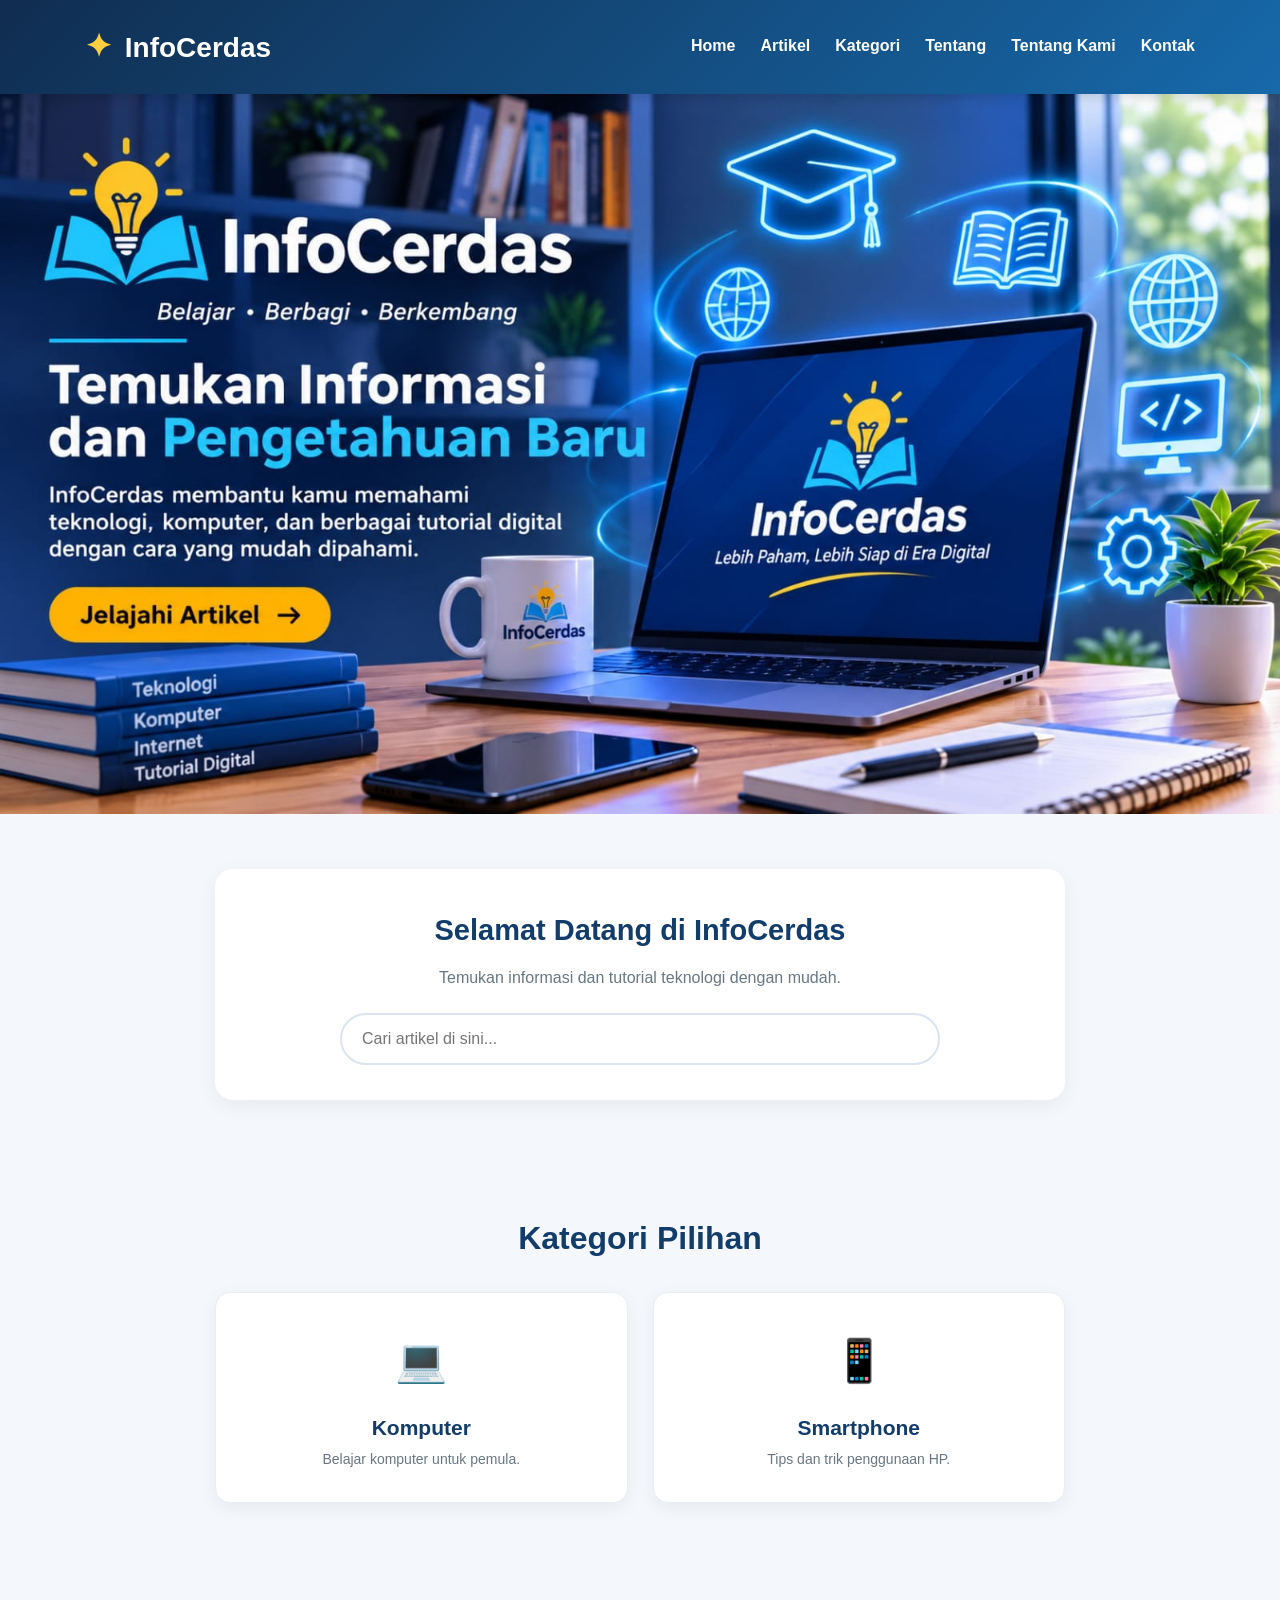
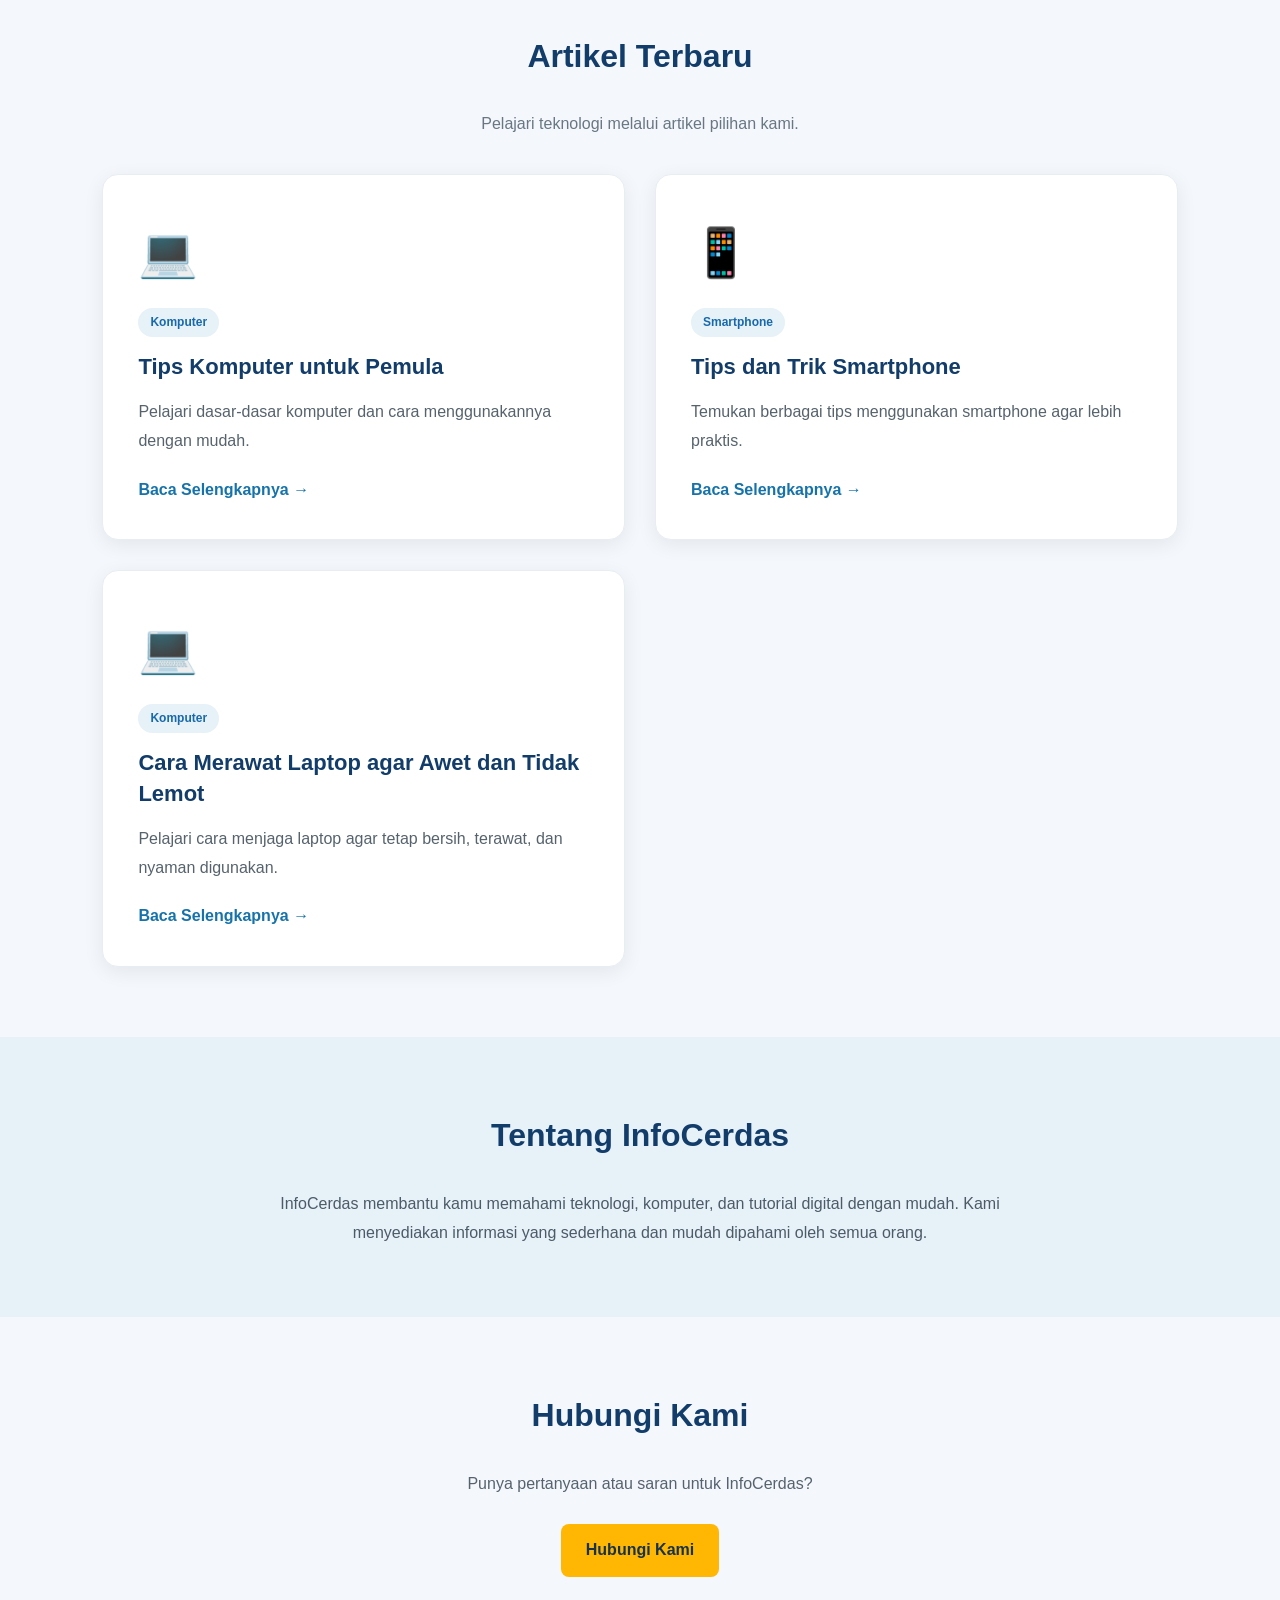
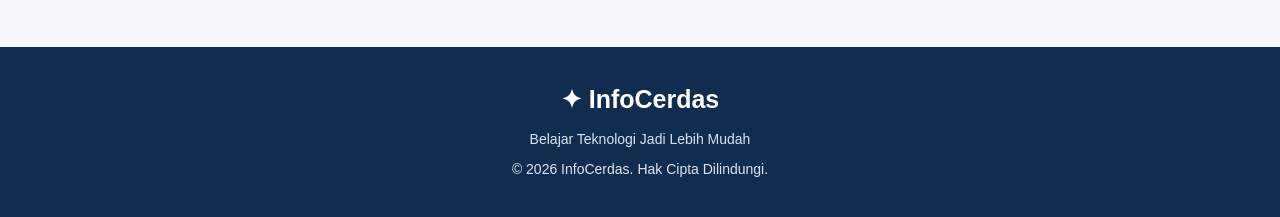
<file: index.html>
<!DOCTYPE html>
<html lang="id">
<head>
    <meta charset="UTF-8">
    <meta name="viewport" content="width=device-width, initial-scale=1.0">
    <meta name="description" content="InfoCerdas membantu kamu memahami teknologi, komputer, smartphone, dan tutorial digital dengan mudah.">

    <title>InfoCerdas - Belajar Teknologi</title>

    <link rel="stylesheet" href="style.css">
    <script src="script.js" defer></script>
</head>

<body>

    <header>
        <nav class="navbar">
            <h2 class="logo"><span class="logo-icon">✦</span> InfoCerdas</h2>

           <ul>
    <li><a href="#home">Home</a></li>
    <li><a href="#artikel">Artikel</a></li>
    <li><a href="#kategori">Kategori</a></li>
    <li><a href="#tentang">Tentang</a></li>
    <li><a href="tentang.html">Tentang Kami</a></li>
    <li><a href="#kontak">Kontak</a></li>
</ul>
        </nav>
    </header>

    <section id="home">
        <img src="images/infocerdas.jpg.jpeg" alt="InfoCerdas">
    </section>

    <section class="pencarian">
        <h2>Selamat Datang di InfoCerdas</h2>
        <p>Temukan informasi dan tutorial teknologi dengan mudah.</p>
        <input type="search" id="searchInput" placeholder="Cari artikel di sini...">
    </section>

    <section class="kategori" id="kategori">
        <h2>Kategori Pilihan</h2>

        <div class="kategori-container">
            <a href="#artikel" class="kategori-card">
                💻
                <h3>Komputer</h3>
                <p>Belajar komputer untuk pemula.</p>
            </a>

            <a href="#artikel" class="kategori-card">
                📱
                <h3>Smartphone</h3>
                <p>Tips dan trik penggunaan HP.</p>
            </a>
        </div>
    </section>

    <section class="artikel" id="artikel">
        <h2>Artikel Terbaru</h2>
        <p class="subtitle">Pelajari teknologi melalui artikel pilihan kami.</p>

        <div class="artikel-container">

            <div class="artikel-card">
                <div class="artikel-icon">💻</div>
                <span class="label-artikel">Komputer</span>
                <h3>Tips Komputer untuk Pemula</h3>
                <p>Pelajari dasar-dasar komputer dan cara menggunakannya dengan mudah.</p>
                <a href="artikel-komputer.html">Baca Selengkapnya →</a>
            </div>

            <div class="artikel-card">
                <div class="artikel-icon">📱</div>
                <span class="label-artikel">Smartphone</span>
                <h3>Tips dan Trik Smartphone</h3>
                <p>Temukan berbagai tips menggunakan smartphone agar lebih praktis.</p>
                <a href="artikel-smartphone.html">Baca Selengkapnya →</a>
            </div>

            <div class="artikel-card">
                <div class="artikel-icon">💻</div>
                <span class="label-artikel">Komputer</span>
                <h3>Cara Merawat Laptop agar Awet dan Tidak Lemot</h3>
                <p>Pelajari cara menjaga laptop agar tetap bersih, terawat, dan nyaman digunakan.</p>
                <a href="artikel-merawat-laptop.html">Baca Selengkapnya →</a>
            </div>

        </div>

        <p id="noResults" hidden>Artikel tidak ditemukan.</p>
    </section>

    <section class="tentang" id="tentang">
        <h2>Tentang InfoCerdas</h2>
        <p>
            InfoCerdas membantu kamu memahami teknologi,
            komputer, dan tutorial digital dengan mudah.
            Kami menyediakan informasi yang sederhana
            dan mudah dipahami oleh semua orang.
        </p>
    </section>

    <section class="kontak" id="kontak">
        <h2>Hubungi Kami</h2>
        <p>Punya pertanyaan atau saran untuk InfoCerdas?</p>
        <a href="mailto:infocerdas@example.com" class="btn">Hubungi Kami</a>
    </section>

    <footer>
        <h3>✦ InfoCerdas</h3>
        <p>Belajar Teknologi Jadi Lebih Mudah</p>
        <p>&copy; 2026 InfoCerdas. Hak Cipta Dilindungi.</p>
    </footer>

</body>
</html>
</file>
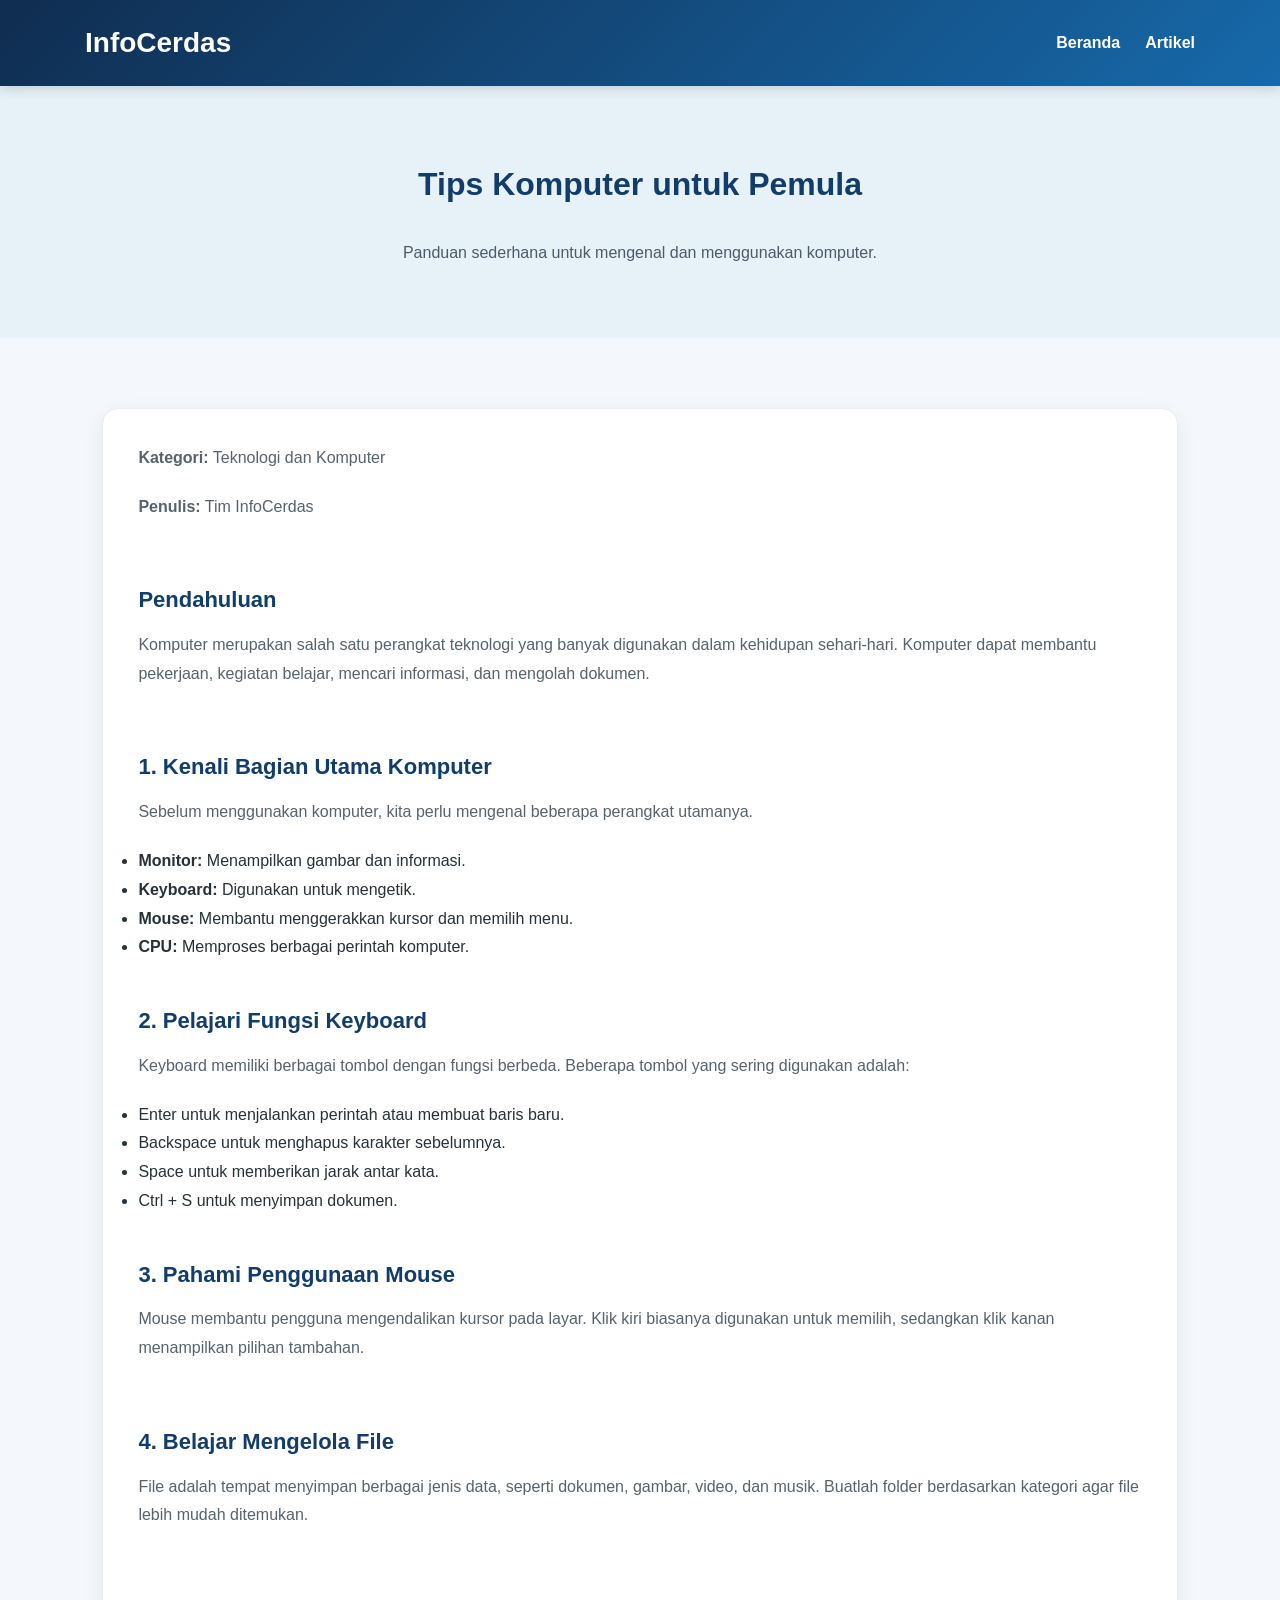
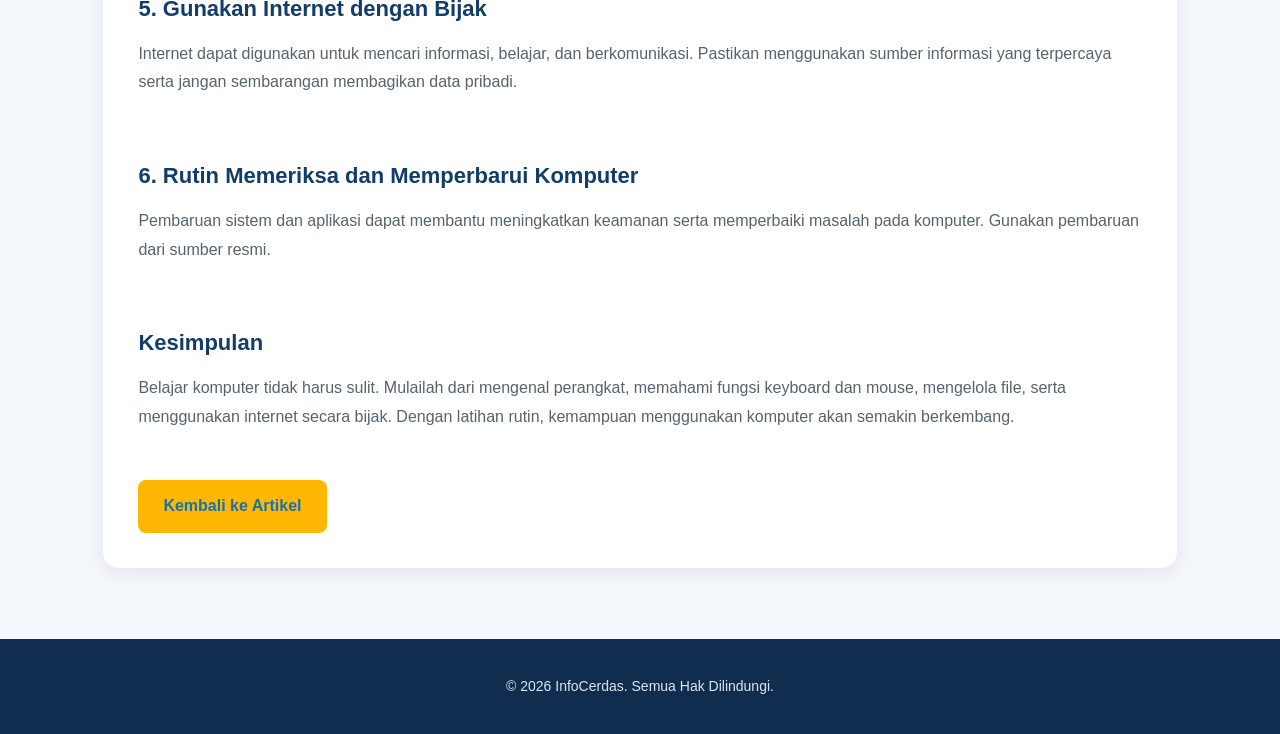
<file: artikel-komputer.html>
<!DOCTYPE html>
<html lang="id">
<head>
    <meta charset="UTF-8">
    <meta name="viewport" content="width=device-width, initial-scale=1.0">
    <meta name="description" content="Panduan lengkap belajar komputer untuk pemula, mulai dari mengenal perangkat hingga menggunakan internet.">
    <title>Tips Komputer untuk Pemula - InfoCerdas</title>
    <link rel="stylesheet" href="style.css">
</head>
<body>

<header>
    <nav class="navbar">
        <h2 class="logo">InfoCerdas</h2>
        <ul>
            <li><a href="index.html">Beranda</a></li>
            <li><a href="index.html#artikel">Artikel</a></li>
        </ul>
    </nav>
</header>

<section class="tentang">
    <h2>Tips Komputer untuk Pemula</h2>
    <p>Panduan sederhana untuk mengenal dan menggunakan komputer.</p>
</section>

<section class="artikel">
    <div class="artikel-card">

        <p><strong>Kategori:</strong> Teknologi dan Komputer</p>
        <p><strong>Penulis:</strong> Tim InfoCerdas</p>

        <br>

        <h3>Pendahuluan</h3>
        <p>Komputer merupakan salah satu perangkat teknologi yang banyak digunakan dalam kehidupan sehari-hari. Komputer dapat membantu pekerjaan, kegiatan belajar, mencari informasi, dan mengolah dokumen.</p>

        <br>

        <h3>1. Kenali Bagian Utama Komputer</h3>
        <p>Sebelum menggunakan komputer, kita perlu mengenal beberapa perangkat utamanya.</p>
        <ul>
            <li><strong>Monitor:</strong> Menampilkan gambar dan informasi.</li>
            <li><strong>Keyboard:</strong> Digunakan untuk mengetik.</li>
            <li><strong>Mouse:</strong> Membantu menggerakkan kursor dan memilih menu.</li>
            <li><strong>CPU:</strong> Memproses berbagai perintah komputer.</li>
        </ul>

        <br>

        <h3>2. Pelajari Fungsi Keyboard</h3>
        <p>Keyboard memiliki berbagai tombol dengan fungsi berbeda. Beberapa tombol yang sering digunakan adalah:</p>
        <ul>
            <li>Enter untuk menjalankan perintah atau membuat baris baru.</li>
            <li>Backspace untuk menghapus karakter sebelumnya.</li>
            <li>Space untuk memberikan jarak antar kata.</li>
            <li>Ctrl + S untuk menyimpan dokumen.</li>
        </ul>

        <br>

        <h3>3. Pahami Penggunaan Mouse</h3>
        <p>Mouse membantu pengguna mengendalikan kursor pada layar. Klik kiri biasanya digunakan untuk memilih, sedangkan klik kanan menampilkan pilihan tambahan.</p>

        <br>

        <h3>4. Belajar Mengelola File</h3>
        <p>File adalah tempat menyimpan berbagai jenis data, seperti dokumen, gambar, video, dan musik. Buatlah folder berdasarkan kategori agar file lebih mudah ditemukan.</p>

        <br>

        <h3>5. Gunakan Internet dengan Bijak</h3>
        <p>Internet dapat digunakan untuk mencari informasi, belajar, dan berkomunikasi. Pastikan menggunakan sumber informasi yang terpercaya serta jangan sembarangan membagikan data pribadi.</p>

        <br>

        <h3>6. Rutin Memeriksa dan Memperbarui Komputer</h3>
        <p>Pembaruan sistem dan aplikasi dapat membantu meningkatkan keamanan serta memperbaiki masalah pada komputer. Gunakan pembaruan dari sumber resmi.</p>

        <br>

        <h3>Kesimpulan</h3>
        <p>Belajar komputer tidak harus sulit. Mulailah dari mengenal perangkat, memahami fungsi keyboard dan mouse, mengelola file, serta menggunakan internet secara bijak. Dengan latihan rutin, kemampuan menggunakan komputer akan semakin berkembang.</p>

        <br>

        <a href="index.html#artikel" class="btn">
            Kembali ke Artikel
        </a>

    </div>
</section>

<footer>
    <p>&copy; 2026 InfoCerdas. Semua Hak Dilindungi.</p>
</footer>

</body>
</html>
</file>
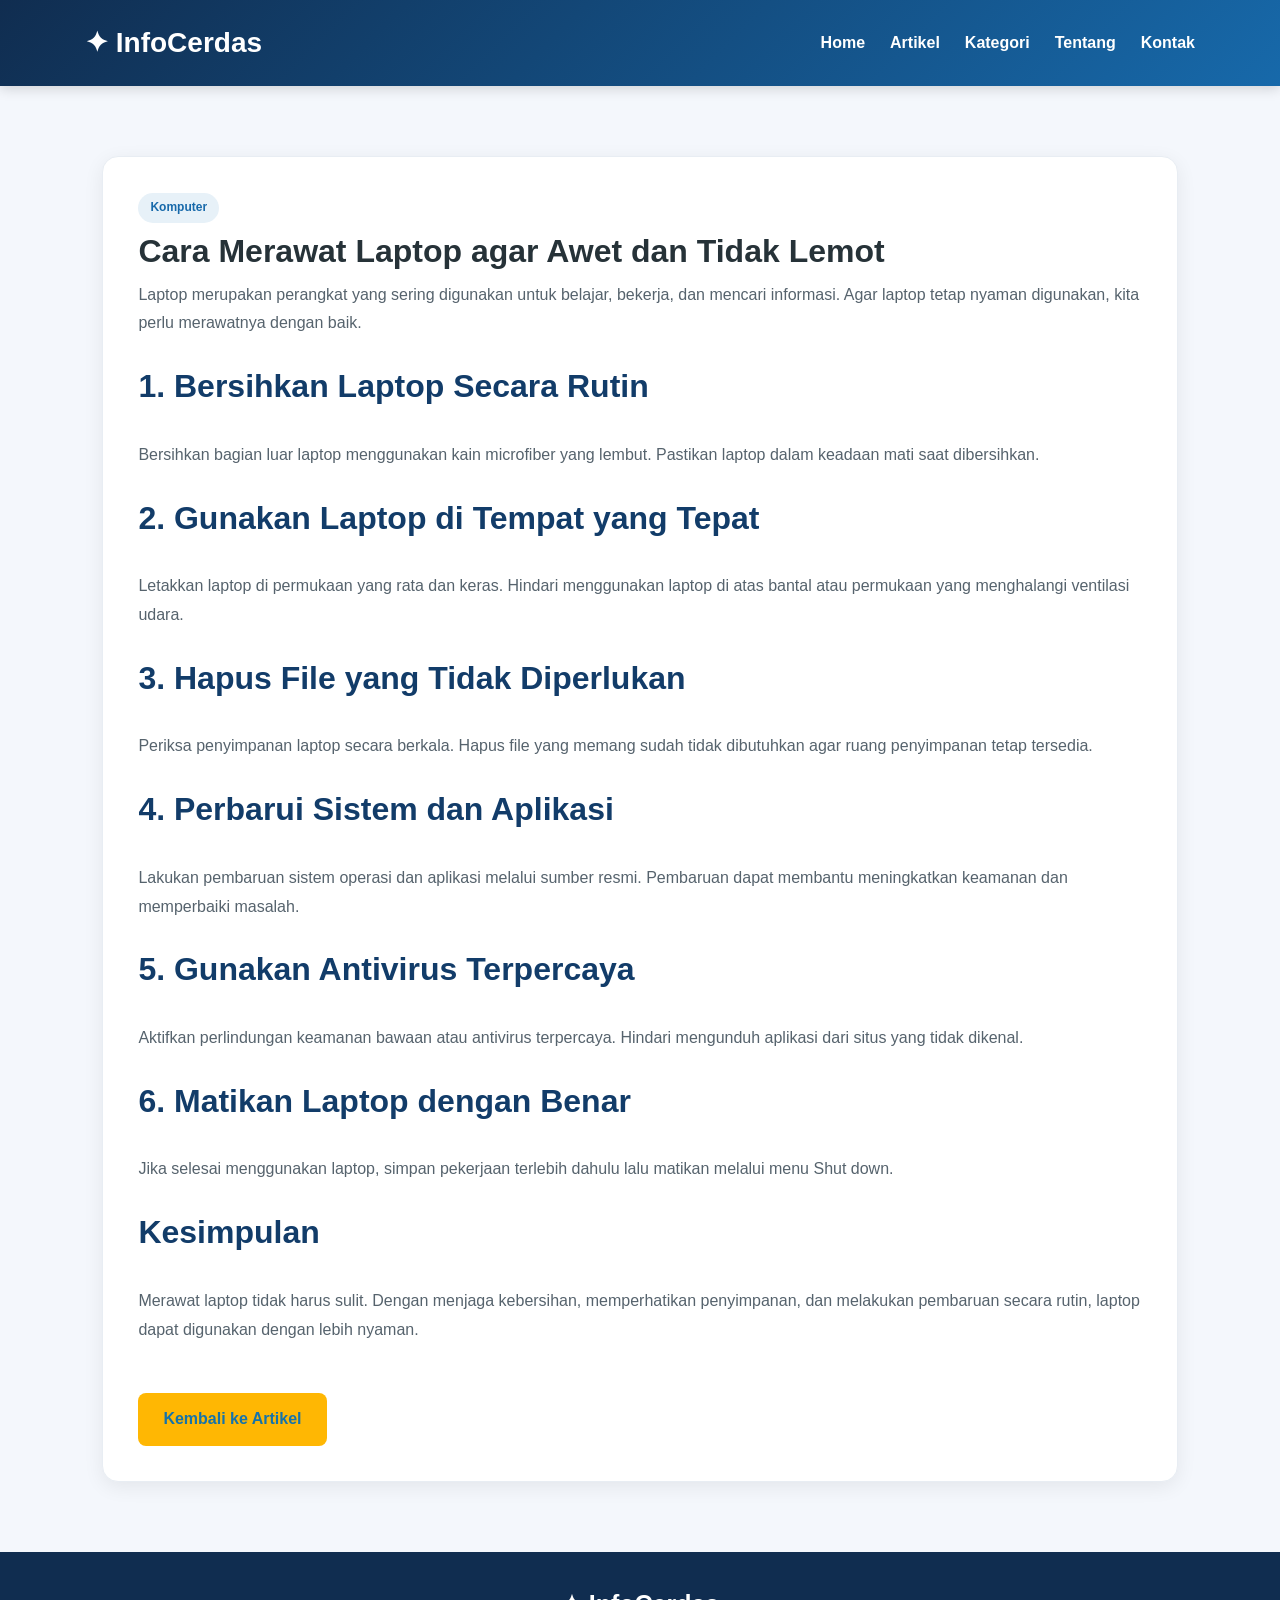
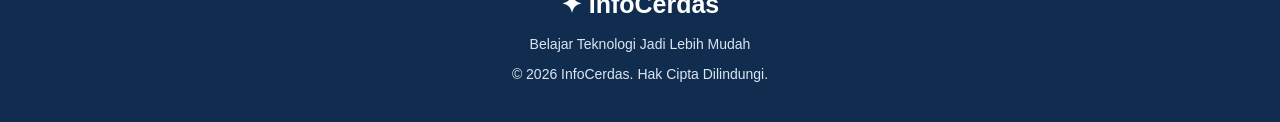
<file: artikel-merawat-laptop.html>
<!DOCTYPE html>
<html lang="id">
<head>
    <meta charset="UTF-8">
    <meta name="viewport" content="width=device-width, initial-scale=1.0">
    <meta name="description" content="Pelajari cara merawat laptop agar awet, bersih, dan tetap nyaman digunakan.">
    <title>Cara Merawat Laptop agar Awet dan Tidak Lemot - InfoCerdas</title>
    <link rel="stylesheet" href="style.css">
</head>
<body>

<header>
    <nav class="navbar">
        <h2 class="logo">✦ InfoCerdas</h2>
        <ul>
            <li><a href="index.html">Home</a></li>
            <li><a href="index.html#artikel">Artikel</a></li>
            <li><a href="index.html#kategori">Kategori</a></li>
            <li><a href="index.html#tentang">Tentang</a></li>
            <li><a href="index.html#kontak">Kontak</a></li>
        </ul>
    </nav>
</header>

<main class="artikel">
    <div class="artikel-card">

        <span class="label-artikel">Komputer</span>

        <h1>Cara Merawat Laptop agar Awet dan Tidak Lemot</h1>

        <p>Laptop merupakan perangkat yang sering digunakan untuk belajar, bekerja, dan mencari informasi. Agar laptop tetap nyaman digunakan, kita perlu merawatnya dengan baik.</p>

        <h2>1. Bersihkan Laptop Secara Rutin</h2>
        <p>Bersihkan bagian luar laptop menggunakan kain microfiber yang lembut. Pastikan laptop dalam keadaan mati saat dibersihkan.</p>

        <h2>2. Gunakan Laptop di Tempat yang Tepat</h2>
        <p>Letakkan laptop di permukaan yang rata dan keras. Hindari menggunakan laptop di atas bantal atau permukaan yang menghalangi ventilasi udara.</p>

        <h2>3. Hapus File yang Tidak Diperlukan</h2>
        <p>Periksa penyimpanan laptop secara berkala. Hapus file yang memang sudah tidak dibutuhkan agar ruang penyimpanan tetap tersedia.</p>

        <h2>4. Perbarui Sistem dan Aplikasi</h2>
        <p>Lakukan pembaruan sistem operasi dan aplikasi melalui sumber resmi. Pembaruan dapat membantu meningkatkan keamanan dan memperbaiki masalah.</p>

        <h2>5. Gunakan Antivirus Terpercaya</h2>
        <p>Aktifkan perlindungan keamanan bawaan atau antivirus terpercaya. Hindari mengunduh aplikasi dari situs yang tidak dikenal.</p>

        <h2>6. Matikan Laptop dengan Benar</h2>
        <p>Jika selesai menggunakan laptop, simpan pekerjaan terlebih dahulu lalu matikan melalui menu Shut down.</p>

        <h2>Kesimpulan</h2>
        <p>Merawat laptop tidak harus sulit. Dengan menjaga kebersihan, memperhatikan penyimpanan, dan melakukan pembaruan secara rutin, laptop dapat digunakan dengan lebih nyaman.</p>

        <br>

        <a href="index.html#artikel" class="btn">
            Kembali ke Artikel
        </a>

    </div>
</main>

<footer>
    <h3>✦ InfoCerdas</h3>
    <p>Belajar Teknologi Jadi Lebih Mudah</p>
    <p>&copy; 2026 InfoCerdas. Hak Cipta Dilindungi.</p>
</footer>

</body>
</html>
</file>
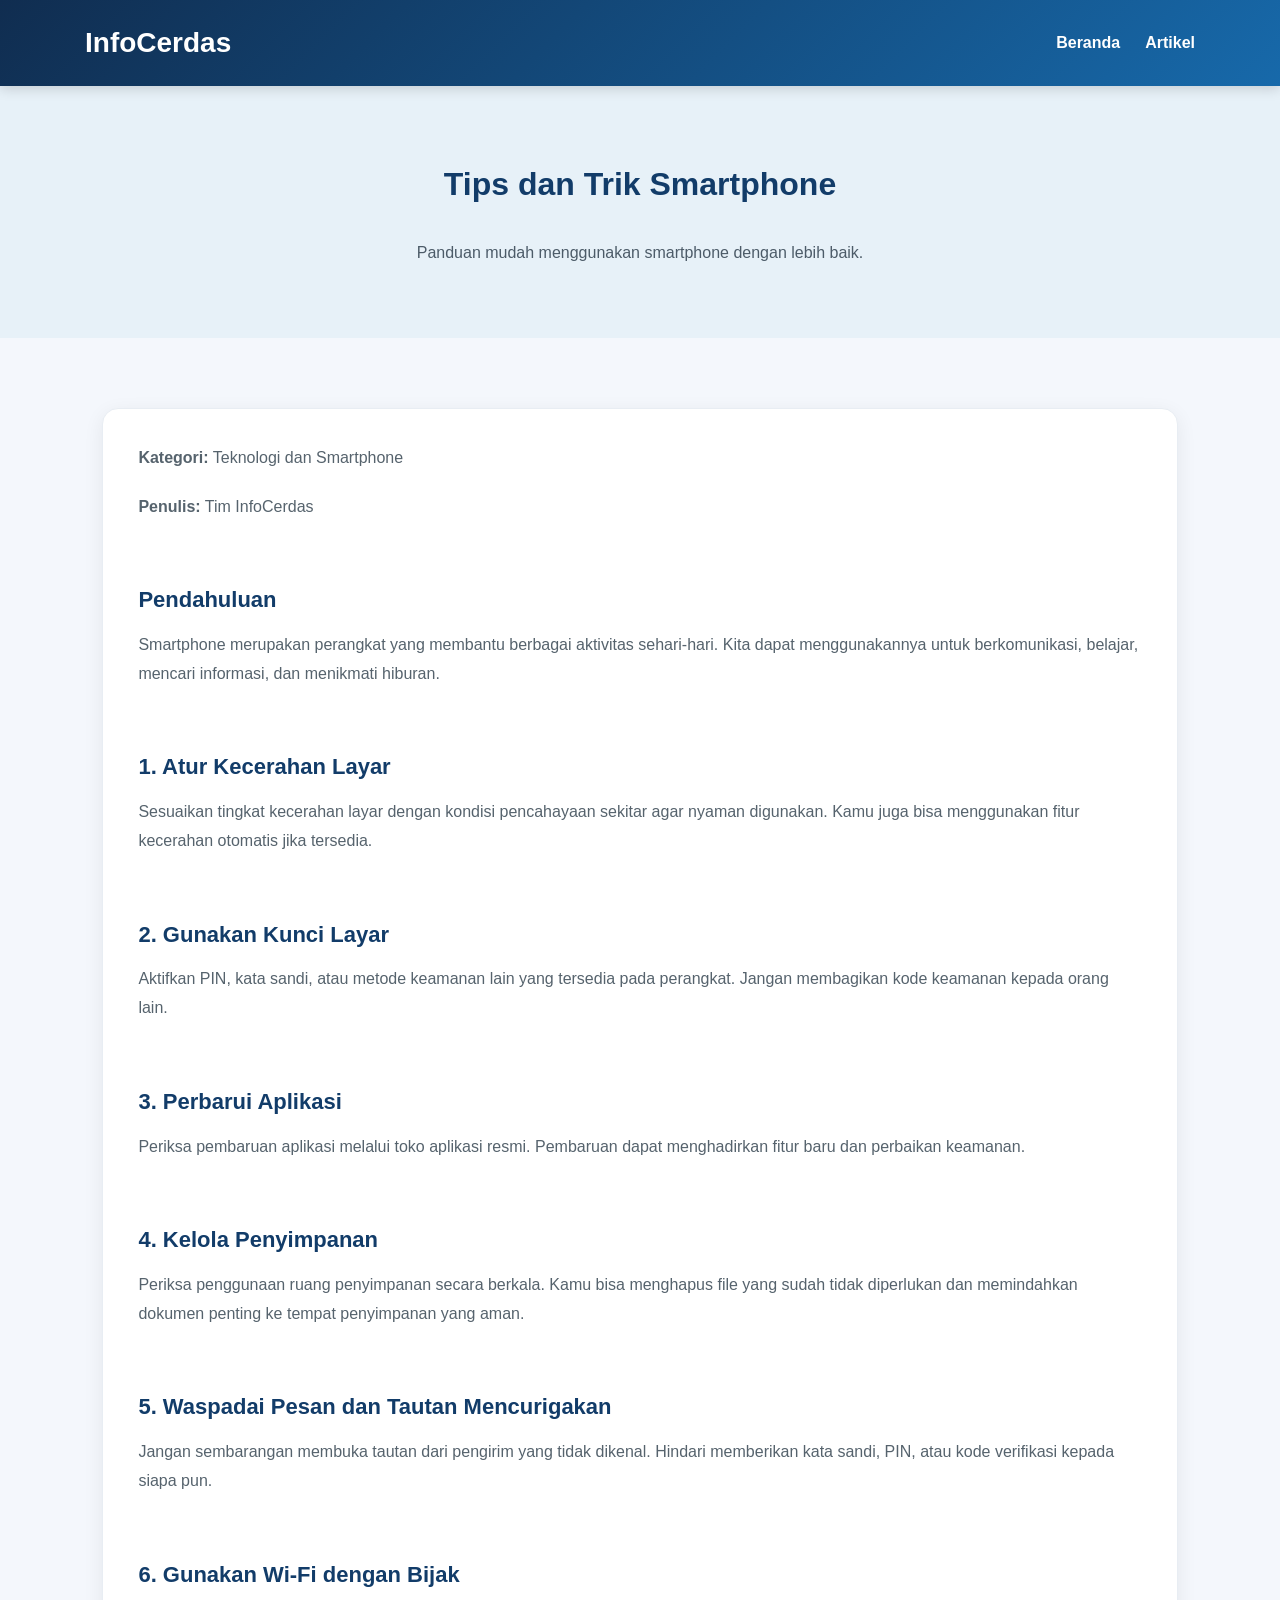
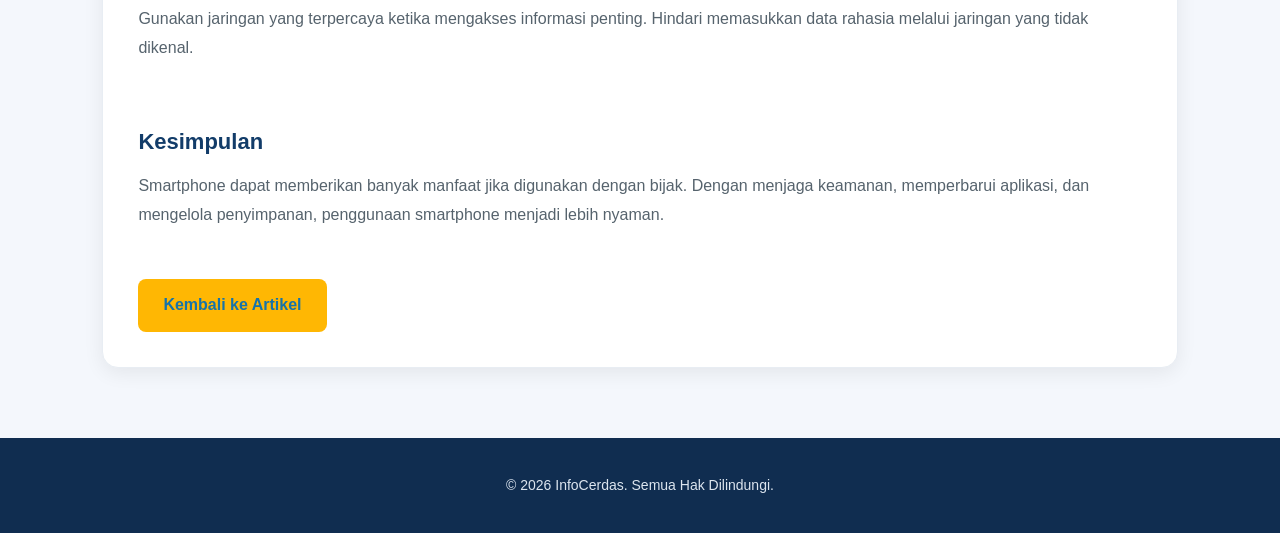
<file: artikel-smartphone.html>
<!DOCTYPE html>
<html lang="id">
<head>
    <meta charset="UTF-8">
    <meta name="viewport" content="width=device-width, initial-scale=1.0">
    <meta name="description" content="Pelajari tips menggunakan smartphone, menjaga keamanan, dan mengelola penyimpanan dengan mudah.">
    <title>Tips dan Trik Smartphone - InfoCerdas</title>
    <link rel="stylesheet" href="style.css">
</head>
<body>

<header>
    <nav class="navbar">
        <h2 class="logo">InfoCerdas</h2>
        <ul>
            <li><a href="index.html">Beranda</a></li>
            <li><a href="index.html#artikel">Artikel</a></li>
        </ul>
    </nav>
</header>

<section class="tentang">
    <h2>Tips dan Trik Smartphone</h2>
    <p>Panduan mudah menggunakan smartphone dengan lebih baik.</p>
</section>

<section class="artikel">
    <div class="artikel-card">

        <p><strong>Kategori:</strong> Teknologi dan Smartphone</p>
        <p><strong>Penulis:</strong> Tim InfoCerdas</p>

        <br>

        <h3>Pendahuluan</h3>
        <p>Smartphone merupakan perangkat yang membantu berbagai aktivitas sehari-hari. Kita dapat menggunakannya untuk berkomunikasi, belajar, mencari informasi, dan menikmati hiburan.</p>

        <br>

        <h3>1. Atur Kecerahan Layar</h3>
        <p>Sesuaikan tingkat kecerahan layar dengan kondisi pencahayaan sekitar agar nyaman digunakan. Kamu juga bisa menggunakan fitur kecerahan otomatis jika tersedia.</p>

        <br>

        <h3>2. Gunakan Kunci Layar</h3>
        <p>Aktifkan PIN, kata sandi, atau metode keamanan lain yang tersedia pada perangkat. Jangan membagikan kode keamanan kepada orang lain.</p>

        <br>

        <h3>3. Perbarui Aplikasi</h3>
        <p>Periksa pembaruan aplikasi melalui toko aplikasi resmi. Pembaruan dapat menghadirkan fitur baru dan perbaikan keamanan.</p>

        <br>

        <h3>4. Kelola Penyimpanan</h3>
        <p>Periksa penggunaan ruang penyimpanan secara berkala. Kamu bisa menghapus file yang sudah tidak diperlukan dan memindahkan dokumen penting ke tempat penyimpanan yang aman.</p>

        <br>

        <h3>5. Waspadai Pesan dan Tautan Mencurigakan</h3>
        <p>Jangan sembarangan membuka tautan dari pengirim yang tidak dikenal. Hindari memberikan kata sandi, PIN, atau kode verifikasi kepada siapa pun.</p>

        <br>

        <h3>6. Gunakan Wi-Fi dengan Bijak</h3>
        <p>Gunakan jaringan yang terpercaya ketika mengakses informasi penting. Hindari memasukkan data rahasia melalui jaringan yang tidak dikenal.</p>

        <br>

        <h3>Kesimpulan</h3>
        <p>Smartphone dapat memberikan banyak manfaat jika digunakan dengan bijak. Dengan menjaga keamanan, memperbarui aplikasi, dan mengelola penyimpanan, penggunaan smartphone menjadi lebih nyaman.</p>

        <br>

        <a href="index.html#artikel" class="btn">
            Kembali ke Artikel
        </a>

    </div>
</section>

<footer>
    <p>&copy; 2026 InfoCerdas. Semua Hak Dilindungi.</p>
</footer>

</body>
</html>
</file>
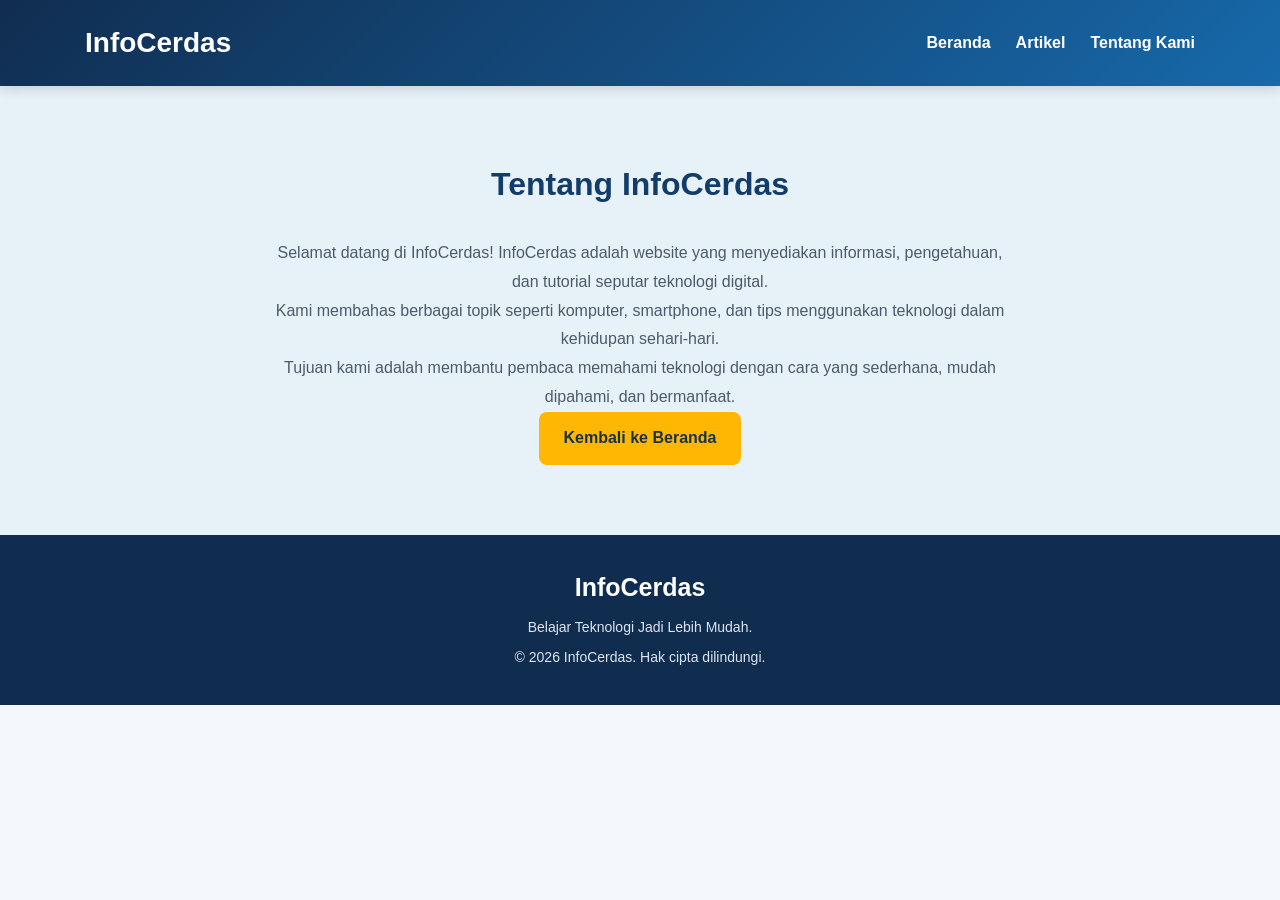
<file: tentang.html>
<!DOCTYPE html>
<html lang="id">
<head>
    <meta charset="UTF-8">
    <meta name="viewport" content="width=device-width, initial-scale=1.0">
    <title>Tentang Kami - InfoCerdas</title>
    <link rel="stylesheet" href="style.css">
</head>
<body>

    <header>
        <nav class="navbar">
            <h2 class="logo">InfoCerdas</h2>
            <ul>
                <li><a href="index.html">Beranda</a></li>
                <li><a href="index.html#artikel">Artikel</a></li>
                <li><a href="tentang.html">Tentang Kami</a></li>
            </ul>
        </nav>
    </header>

    <main>
        <section class="tentang">
            <h2>Tentang InfoCerdas</h2>

            <p>
                Selamat datang di InfoCerdas!
                InfoCerdas adalah website yang menyediakan informasi,
                pengetahuan, dan tutorial seputar teknologi digital.
            </p>

            <p>
                Kami membahas berbagai topik seperti komputer,
                smartphone, dan tips menggunakan teknologi
                dalam kehidupan sehari-hari.
            </p>

            <p>
                Tujuan kami adalah membantu pembaca memahami
                teknologi dengan cara yang sederhana,
                mudah dipahami, dan bermanfaat.
            </p>

            <a href="index.html" class="btn">Kembali ke Beranda</a>
        </section>
    </main>

    <footer>
        <h3>InfoCerdas</h3>
        <p>Belajar Teknologi Jadi Lebih Mudah.</p>
        <p>&copy; 2026 InfoCerdas. Hak cipta dilindungi.</p>
    </footer>

</body>
</html>
</file>
<file: style.css>
/* =========================
   PENGATURAN DASAR
========================= */
* {
    margin: 0;
    padding: 0;
    box-sizing: border-box;
}

html {
    scroll-behavior: smooth;
}

body {
    font-family: Arial, sans-serif;
    background: #f4f7fc;
    color: #263238;
    line-height: 1.8;
}

a {
    transition: 0.3s;
}

/* =========================
   NAVIGASI
========================= */
header {
    background: linear-gradient(135deg, #102d50, #1769aa);
    box-shadow: 0 3px 12px rgba(0,0,0,0.15);
    position: relative;
    z-index: 10;
}

.navbar {
    max-width: 1150px;
    margin: auto;
    padding: 18px 20px;
    display: flex;
    justify-content: space-between;
    align-items: center;
}

.logo {
    color: white;
    font-size: 28px;
    font-weight: bold;
}

.logo-icon {
    color: #ffcf40;
    font-size: 32px;
    margin-right: 5px;
}

.navbar ul {
    display: flex;
    list-style: none;
    gap: 25px;
}

.navbar a {
    color: white;
    text-decoration: none;
    font-weight: bold;
}

.navbar a:hover {
    color: #ffcf40;
}

/* =========================
   BANNER
========================= */
#home img {
    width: 100%;
    height: auto;
    display: block;
}

/* =========================
   PENCARIAN
========================= */
.pencarian {
    max-width: 850px;
    margin: 55px auto;
    padding: 35px 25px;
    text-align: center;
    background: white;
    border-radius: 18px;
    box-shadow: 0 5px 20px rgba(0,0,0,0.06);
}

.pencarian h2 {
    color: #123c69;
    font-size: 29px;
    margin-bottom: 8px;
}

.pencarian p {
    color: #687782;
    margin-bottom: 20px;
}

.pencarian input {
    width: 100%;
    max-width: 600px;
    padding: 15px 20px;
    border: 2px solid #dce5ef;
    border-radius: 30px;
    font-size: 16px;
    outline: none;
}

.pencarian input:focus {
    border-color: #1769aa;
}

/* =========================
   KATEGORI
========================= */
.kategori {
    padding: 55px 8%;
    text-align: center;
}

.kategori h2,
.artikel h2,
.tentang h2,
.kontak h2 {
    color: #123c69;
    font-size: 32px;
    margin-bottom: 25px;
}

.kategori-container {
    max-width: 850px;
    margin: auto;
    display: grid;
    grid-template-columns: repeat(2, 1fr);
    gap: 25px;
}

.kategori-card {
    background: white;
    padding: 30px;
    border-radius: 15px;
    text-decoration: none;
    color: #263238;
    box-shadow: 0 5px 18px rgba(0,0,0,0.06);
    border: 1px solid #e8edf3;
    font-size: 42px;
}

.kategori-card:hover {
    transform: translateY(-6px);
    box-shadow: 0 10px 25px rgba(0,0,0,0.12);
}

.kategori-card h3 {
    color: #123c69;
    font-size: 21px;
    margin-top: 10px;
}

.kategori-card p {
    font-size: 14px;
    color: #687782;
}

/* =========================
   ARTIKEL
========================= */
.artikel {
    padding: 70px 8%;
    text-align: center;
}

.subtitle {
    color: #687782;
    margin-bottom: 35px;
}

.artikel-container {
    max-width: 1150px;
    margin: auto;
    display: grid;
    grid-template-columns: repeat(2, 1fr);
    gap: 30px;
}

.artikel-card {
    background: white;
    padding: 35px;
    border-radius: 16px;
    box-shadow: 0 5px 20px rgba(0,0,0,0.07);
    text-align: left;
    border: 1px solid #e8edf3;
    transition: 0.3s;
}

.artikel-card:hover {
    transform: translateY(-7px);
    box-shadow: 0 12px 25px rgba(0,0,0,0.12);
}

.artikel-icon {
    font-size: 48px;
    margin-bottom: 10px;
}

.label-artikel {
    display: inline-block;
    background: #e7f1f8;
    color: #1769aa;
    padding: 4px 12px;
    border-radius: 20px;
    font-size: 12px;
    font-weight: bold;
}

.artikel-card h3 {
    color: #123c69;
    font-size: 22px;
    margin: 15px 0;
    line-height: 1.4;
}

.artikel-card p {
    color: #56636d;
    margin-bottom: 20px;
}

.artikel-card a {
    color: #1673aa;
    font-weight: bold;
    text-decoration: none;
}

.artikel-card a:hover {
    color: #ff9800;
}

#noResults {
    margin-top: 25px;
    color: #687782;
}

/* =========================
   TENTANG
========================= */
.tentang {
    background: #e7f1f8;
    padding: 70px 10%;
    text-align: center;
}

.tentang p {
    max-width: 750px;
    margin: auto;
    color: #4c5b68;
}

/* =========================
   KONTAK
========================= */
.kontak {
    padding: 70px 10%;
    text-align: center;
}

.kontak p {
    margin: 15px 0 25px;
    color: #56636d;
}

.btn {
    display: inline-block;
    background: #ffb703;
    color: #17324d;
    padding: 12px 25px;
    border-radius: 8px;
    text-decoration: none;
    font-weight: bold;
}

.btn:hover {
    background: #ffd166;
    transform: translateY(-3px);
}

/* =========================
   FOOTER
========================= */
footer {
    background: #102d50;
    color: white;
    text-align: center;
    padding: 30px 20px;
}

footer h3 {
    font-size: 25px;
    margin-bottom: 5px;
}

footer p {
    font-size: 14px;
    color: #dce5ef;
    margin: 5px 0;
}

/* =========================
   TAMPILAN HP
========================= */
@media (max-width: 768px) {
    .navbar {
        flex-direction: column;
        gap: 15px;
    }

    .navbar ul {
        flex-wrap: wrap;
        justify-content: center;
        gap: 12px;
    }

    .navbar a {
        font-size: 14px;
    }

    .logo {
        font-size: 26px;
    }

    .pencarian {
        margin: 30px 15px;
        padding: 25px 18px;
    }

    .pencarian h2 {
        font-size: 23px;
    }

    .kategori-container,
    .artikel-container {
        grid-template-columns: 1fr;
    }

    .kategori,
    .artikel {
        padding: 45px 6%;
    }

    .kategori h2,
    .artikel h2,
    .tentang h2,
    .kontak h2 {
        font-size: 27px;
    }

    .artikel-card {
        padding: 25px;
    }
}
</file>
